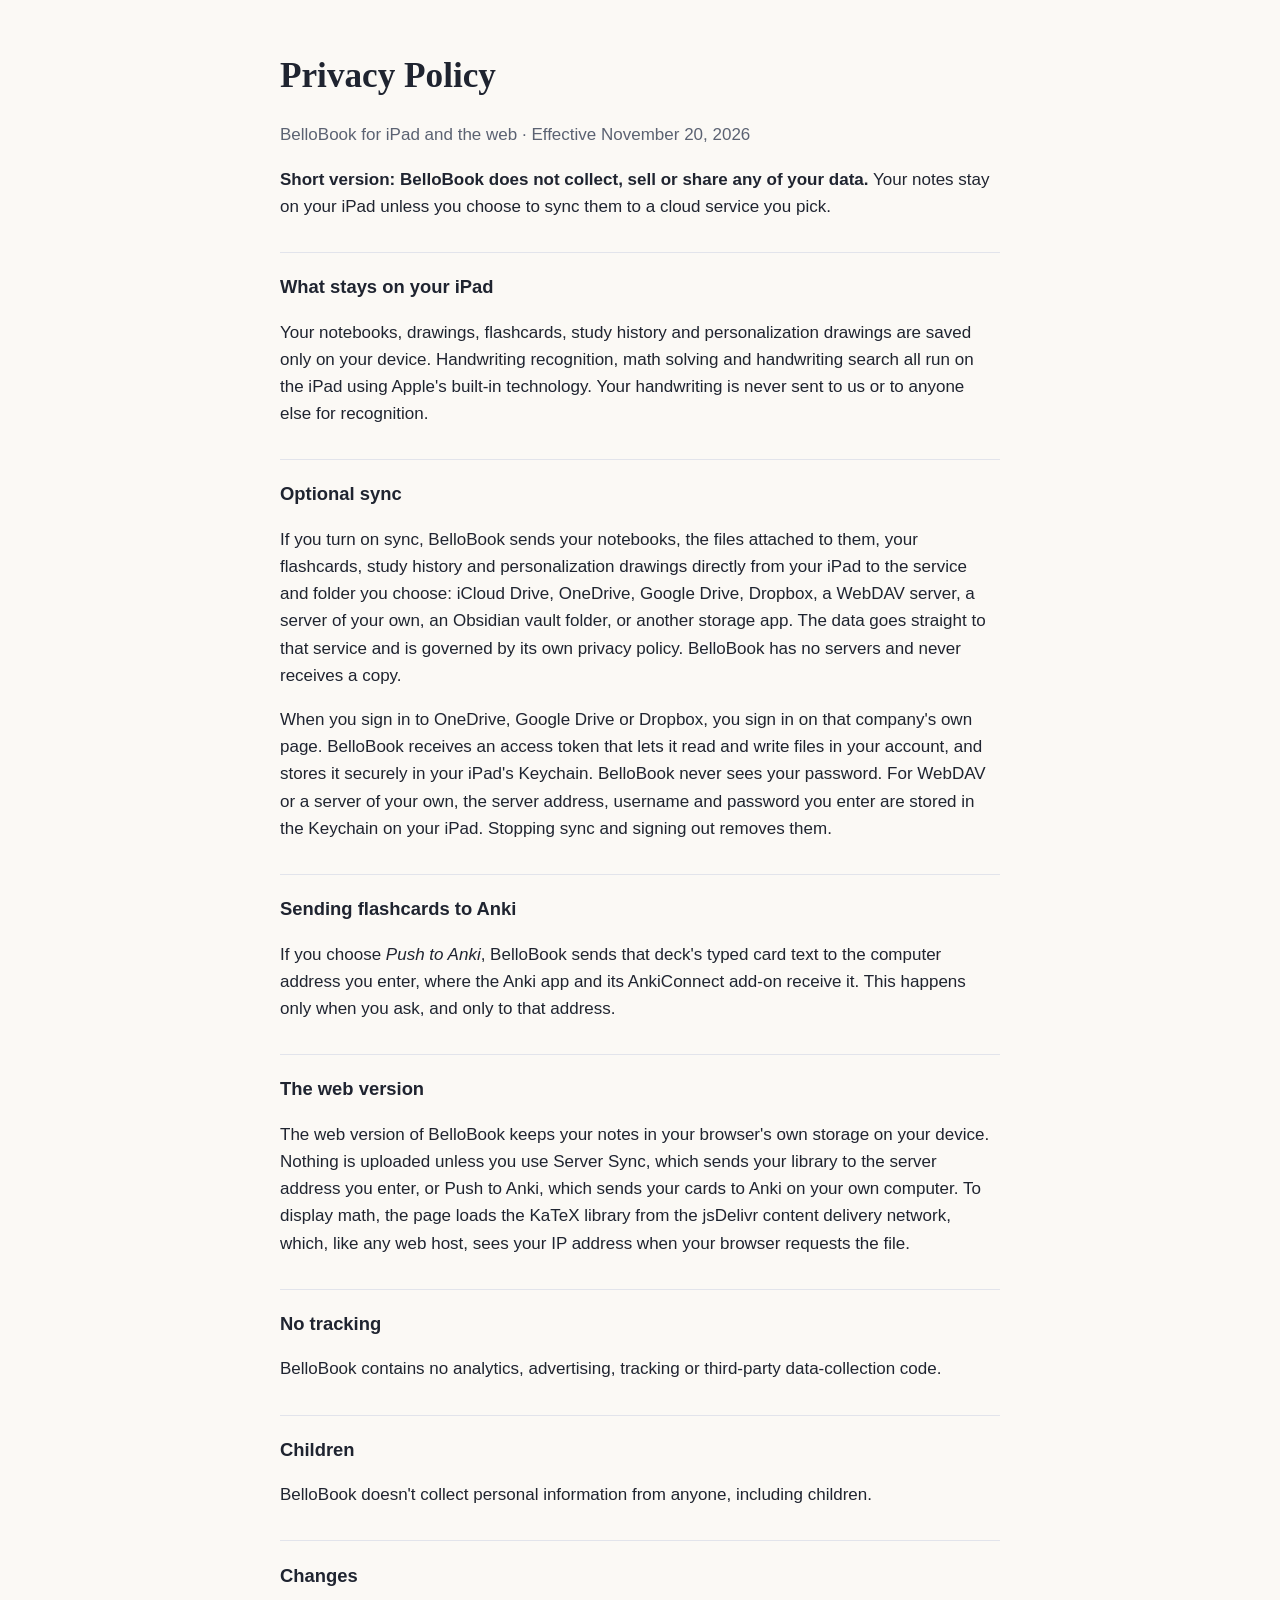
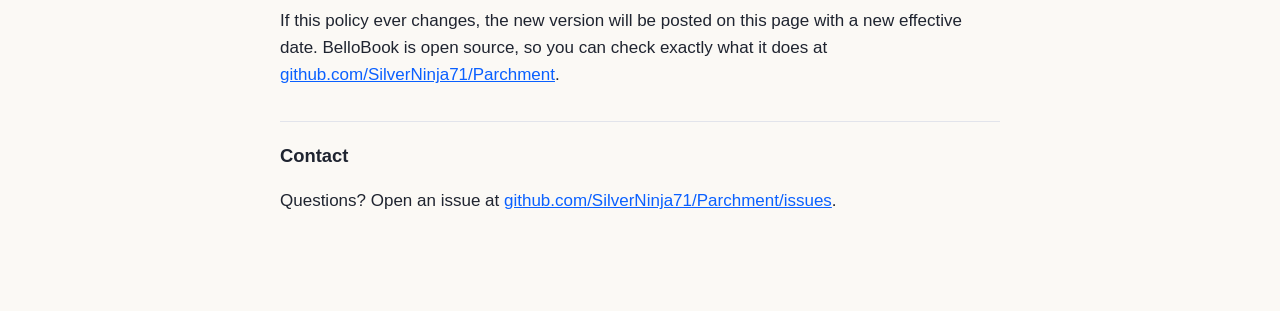
<file: docs/privacy.html>
<!doctype html>
<html lang="en">
<head>
<meta charset="utf-8">
<meta name="viewport" content="width=device-width, initial-scale=1">
<title>BelloBook Privacy Policy</title>
<style>
  :root { --ink: #1f2430; --muted: #5b6272; --accent: #0a60ff; --paper: #fbf9f5; --line: #e2e4eb; }
  @media (prefers-color-scheme: dark) { :root { --ink: #eceef3; --muted: #a3a9b6; --paper: #1c1d21; --line: rgba(255,255,255,.1); } }
  body { margin: 0; background: var(--paper); color: var(--ink); font: 17px/1.6 -apple-system, BlinkMacSystemFont, "Segoe UI", sans-serif; }
  main { max-width: 720px; margin: 0 auto; padding: 48px 16px 80px; }
  h1 { font-family: "New York", Georgia, serif; font-size: 2.2rem; margin: 0 0 4px; }
  h2 { font-size: 1.15rem; margin-top: 2rem; border-top: 1px solid var(--line); padding-top: 1.2rem; }
  .muted { color: var(--muted); }
  a { color: var(--accent); }
</style>
</head>
<body>
<main>
  <h1>Privacy Policy</h1>
  <p class="muted">BelloBook for iPad and the web · Effective November 20, 2026</p>

  <p><strong>Short version: BelloBook does not collect, sell or share any of your data.</strong> Your notes stay on your iPad unless you choose to sync them to a cloud service you pick.</p>

  <h2>What stays on your iPad</h2>
  <p>Your notebooks, drawings, flashcards, study history and personalization drawings are saved only on your device. Handwriting recognition, math solving and handwriting search all run on the iPad using Apple's built-in technology. Your handwriting is never sent to us or to anyone else for recognition.</p>

  <h2>Optional sync</h2>
  <p>If you turn on sync, BelloBook sends your notebooks, the files attached to them, your flashcards, study history and personalization drawings directly from your iPad to the service and folder you choose: iCloud Drive, OneDrive, Google Drive, Dropbox, a WebDAV server, a server of your own, an Obsidian vault folder, or another storage app. The data goes straight to that service and is governed by its own privacy policy. BelloBook has no servers and never receives a copy.</p>
  <p>When you sign in to OneDrive, Google Drive or Dropbox, you sign in on that company's own page. BelloBook receives an access token that lets it read and write files in your account, and stores it securely in your iPad's Keychain. BelloBook never sees your password. For WebDAV or a server of your own, the server address, username and password you enter are stored in the Keychain on your iPad. Stopping sync and signing out removes them.</p>

  <h2>Sending flashcards to Anki</h2>
  <p>If you choose <em>Push to Anki</em>, BelloBook sends that deck's typed card text to the computer address you enter, where the Anki app and its AnkiConnect add-on receive it. This happens only when you ask, and only to that address.</p>

  <h2>The web version</h2>
  <p>The web version of BelloBook keeps your notes in your browser's own storage on your device. Nothing is uploaded unless you use Server Sync, which sends your library to the server address you enter, or Push to Anki, which sends your cards to Anki on your own computer. To display math, the page loads the KaTeX library from the jsDelivr content delivery network, which, like any web host, sees your IP address when your browser requests the file.</p>

  <h2>No tracking</h2>
  <p>BelloBook contains no analytics, advertising, tracking or third-party data-collection code.</p>

  <h2>Children</h2>
  <p>BelloBook doesn't collect personal information from anyone, including children.</p>

  <h2>Changes</h2>
  <p>If this policy ever changes, the new version will be posted on this page with a new effective date. BelloBook is open source, so you can check exactly what it does at <a href="https://github.com/SilverNinja71/Parchment">github.com/SilverNinja71/Parchment</a>.</p>

  <h2>Contact</h2>
  <p>Questions? Open an issue at <a href="https://github.com/SilverNinja71/Parchment/issues">github.com/SilverNinja71/Parchment/issues</a>.</p>
</main>
</body>
</html>
</file>
